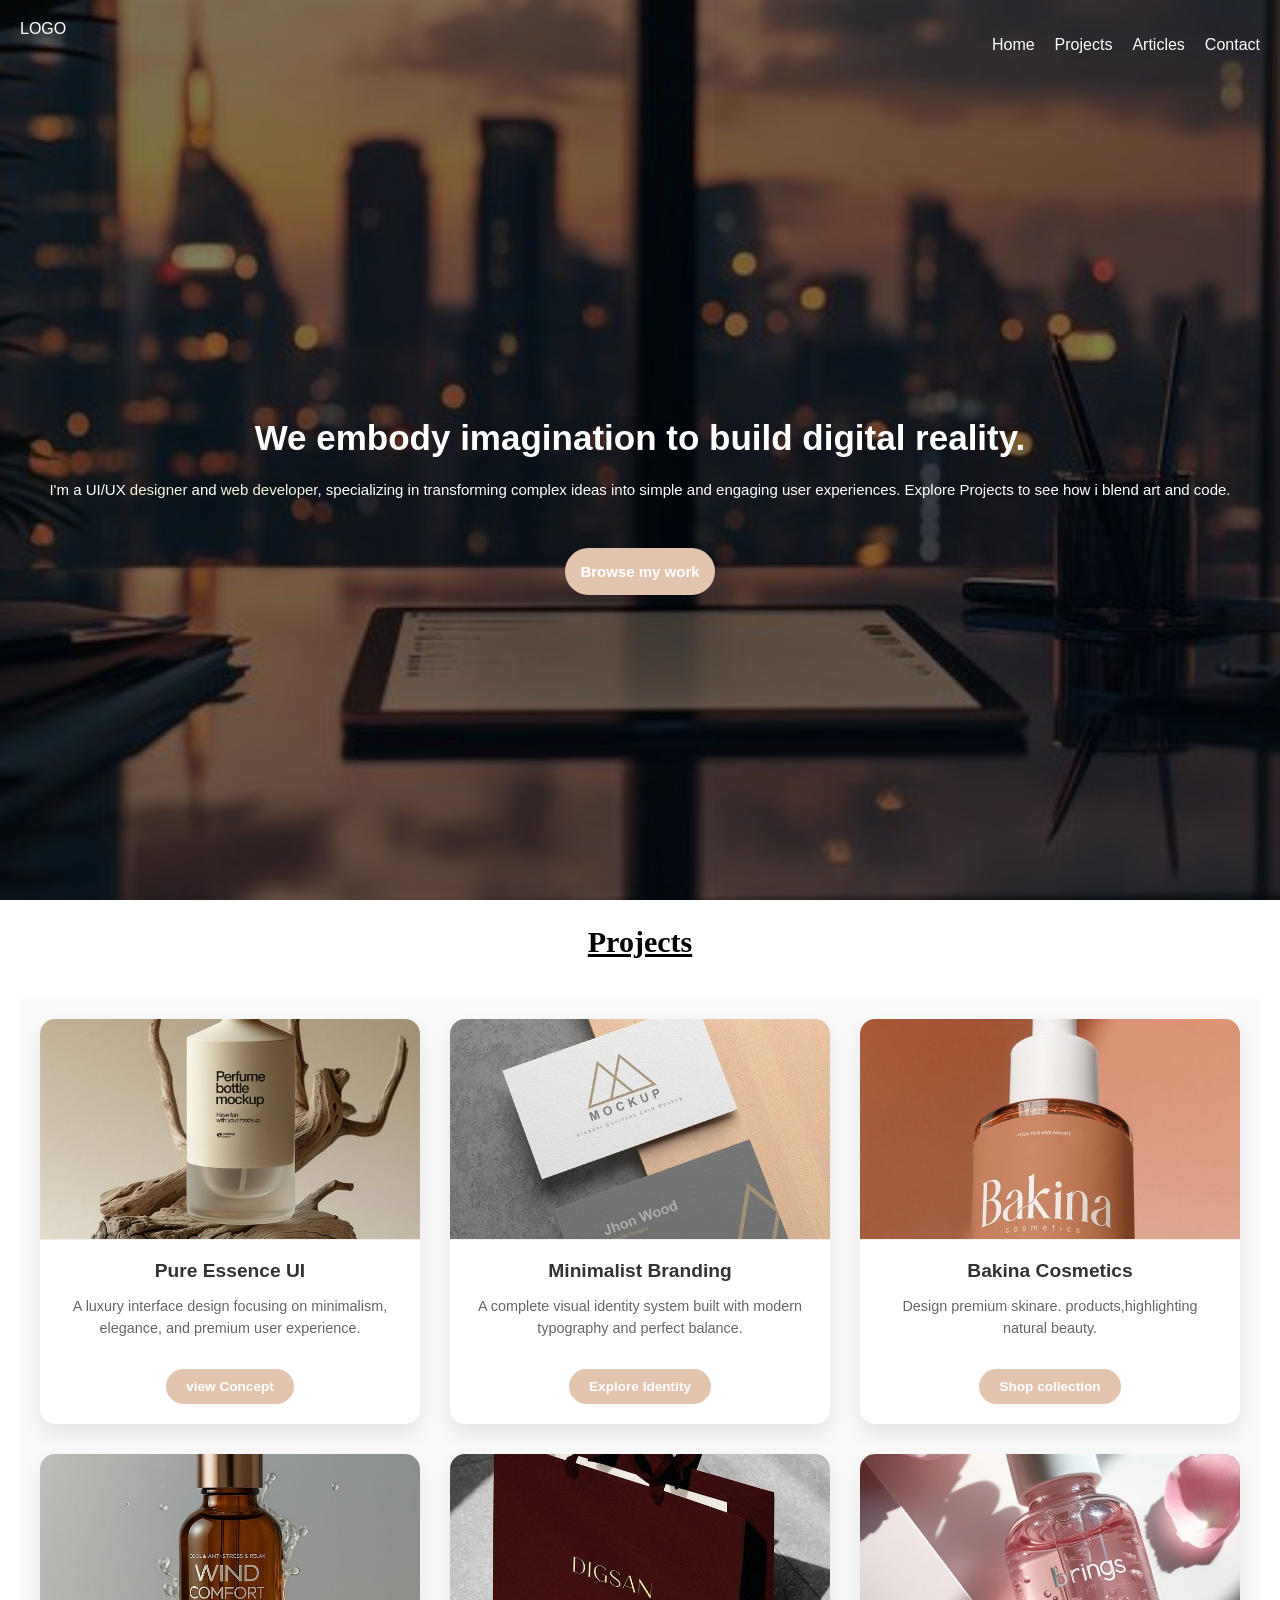
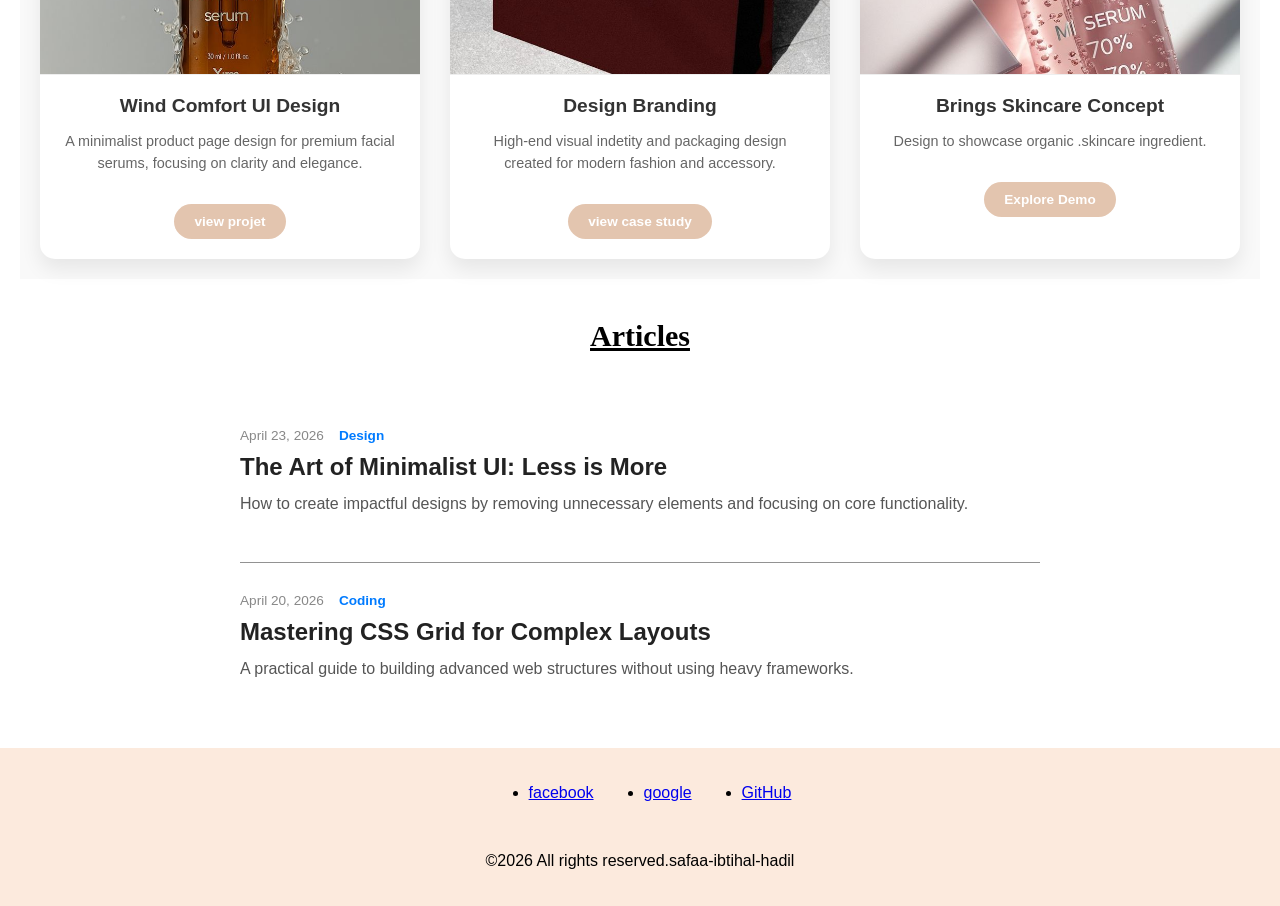
<file: index.html>
<!DOCTYPE html>
<html lang="en">
    <head>
        <title>mini web site:portfolio page.</title>
        <meta charset="UTF-8">
        <meta name="viewport" content="width=device-width, initial-scale=1.0">
        <link rel="stylesheet" href="stylews.css">
    </head>
    <body>
<!--start header-->
<header>
    <nav>
        <div class="logo">LOGO</div>
        <ul>
            <li><a href="#Home">Home</a></li>
            <li><a href="#projects">Projects</a></li>
            <li><a href="#Articles">Articles</a></li>
            <li><a href="#">Contact</a></li>
        </ul>
    </nav>
    <div class="content">
        <h1>We embody imagination to build digital reality. </h1>
        <p>I'm a UI/UX <span>designer</span> and <span>web developer</span>, specializing in transforming
           complex ideas into simple and engaging user experiences. Explore Projects
           to see how i blend art and code.
        </p>
        <a href="#" class="btn-project">Browse my work</a>
    </div>
</header>
<!--end header-->
<!--start main-->
<main>
    <section id="projects">
        <h2>Projects</h2>
        <div class="container">
            <article class="project-card">
                <div class="project-img">
                    <img src="./s.jpg" alt="perfume bottle mockup UI design">
                </div>
                <div class="project-content">
                    <h3>Pure Essence UI</h3>
                    <p>A luxury interface design focusing on minimalism,
                        elegance, and premium user experience.
                    </p>
                    <a href="#" class="btn-project">view Concept</a>
                </div>
            </article>
            <article class="project-card">
                <div class="project-img">
                    <img src="./h.jpg" alt="Elegent branding and buisness card layout design">
                </div>
                <div class="project-content">
                    <h3>Minimalist Branding</h3>
                    <p>A complete visual identity system built with modern 
                        typography and perfect balance.
                    </p>
                    <a href="#" class="btn-project">Explore Identity</a>
                </div>
            </article>
            <article class="project-card">
                <div class="project-img">
                    <img src="./f.jpg" alt="Modern nd fresh product landing page design for a drink">
                </div>
                <div class="project-content">
                    <h3>Bakina Cosmetics</h3>
                    <p>Design premium skinare.
                        products,highlighting natural beauty.
                    </p>
                    <a href="#" class="btn-project">Shop collection</a>
                </div>
            </article>
            <article class="project-card">
                <div class="project-img">
                    <img src="./e.jpg" alt="premium dark glass serum bottle with water splashes for wind comfort skincare brandig">
                </div>
                <div class="project-content">
                    <h3>Wind Comfort UI Design</h3>
                    <p>A minimalist product page design for premium
                        facial serums, focusing on clarity and elegance.
                    </p>
                    <a href="#" class="btn-project">view projet</a>
                </div>
            </article>
            <article class="project-card">
                <div class="project-img">
                    <img src="./p.jpg" alt="Luxury black shopping bag with gold design logo on a textured surface">
                </div>
                <div class="project-content">
                    <h3>Design Branding</h3>
                    <p>High-end visual indetity and packaging design created for modern
                        fashion and accessory.
                    </p>
                    <a href="#" class="btn-project">view case study</a>
                </div>
            </article>
            <article class="project-card">
                <div class="project-img">
                    <img src="./k.jpg" alt="Aesthetic pink serum bottle with water droplests and rose petals for skincare landing page design">
                </div>
                <div class="project-content">
                    <h3>Brings Skincare Concept</h3>
                    <p>Design to showcase organic .skincare ingredient.
                    </p>
                    <a href="#" class="btn-project">Explore Demo</a>
                </div>
            </article>
        </div>
    </section>
    <section id="Articles">
    <h2 class="section-title">Articles</h2>
    <div class="articles-list">
        <article class="article-item">
            <div class="article-meta">
                <span class="date">April 23, 2026</span>
                <span class="tag">Design</span>
            </div>
            <a href="#" class="article-link">
                <h3>The Art of Minimalist UI: Less is More</h3>
            </a>
            <p>How to create impactful designs by removing unnecessary elements and focusing on core functionality.</p>
        </article>

        <article class="article-item">
            <div class="article-meta">
                <span class="date">April 20, 2026</span>
                <span class="tag">Coding</span>
            </div>
            <a href="#" class="article-link">
                <h3>Mastering CSS Grid for Complex Layouts</h3>
            </a>
            <p>A practical guide to building advanced web structures without using heavy frameworks.</p>
        </article>
    </div>
</section>
</main>
<!--end main-->
<!--start footer-->
<footer>
    <div class="links">
        <ul>
            <li><a href="#facebook">facebook</a></li>
            <li><a href="#google">google</a></li>
            <li><a href="#GitHub">GitHub</a></li>
        </ul>
    </div>
     <p>&copy;2026 All rights reserved.safaa-ibtihal-hadil</p>
</footer>
<!--enf footer-->
    </body>
</html>
</file>
<file: stylews.css>
@charset "UTF-8"
*{
    margin: 0;
    padding: 0;
    box-sizing: border-box;
}
body {
    margin: 0;
    padding: 0;
    width: 100%;
    font-family: Arial, sans-serif;
}

/*--header-- */
header {
    min-height: 100vh;
    background-image: url('b.jpg');
    background-repeat: no-repeat;
    background-size: cover;
    background-position: center;
    position: relative;
    color: white;
    display: flex;
    flex-direction: column;
}

header::after {
    content: "";
    position: absolute;
    inset: 0;
    background: rgba(0,0,0,0.5);
}

nav {
    position: relative;
    z-index: 2;
    display: flex;
    justify-content: space-between;
    padding: 20px ;
}

nav ul {
    display: flex;
    list-style: none;
    gap: 20px;
     transition: 0.3s;
}
nav ul :hover{
    text-decoration: underline;
}

nav a {
    color: white;
    text-decoration: none;
    text-transform: capitalize;
}

/* hero */
.content {
    position: relative;
    z-index: 2;
    text-align: center;
    /* هذا التعديل سيجعل المحتوى يتوسط الصفحة عمودياً دون تداخل */
    margin: auto; 
    padding: 40px 20px;
    /* حذفنا الـ top والـ transform لأننا استخدمنا Flexbox في الهيدر */
}

.content h1 {
    font-size: 35px;
}
.content p{
    font-size: 15px;
}
.content span{
    color: beige;
}
.content .btn-project{
    display: inline-block;
    margin-top: 35px;
    border-radius: 50px;
    background-color:#E3C5AF;
    padding: 15px 15px;
    text-decoration: none;
    font-size: 15px;
   color: white;
   transition: 0.3s;
}
.content .btn-project:hover{
    background-color:#b39884;
}
/*--main--*/
/* Container: ينسق الكروت بجانب بعضها البعض */
h2{
    text-align: center;
    text-decoration:underline;
    font-family:initial;
    font-size: 30px;
    font-weight: bold;
    
}
.container {
    width: 100%;
    max-width: 1200px;
    margin: 40px auto;
    display: flex;
    flex-direction: row;
    flex-wrap: wrap;
    gap: 30px; /* زيادة المسافة قليلاً لراحة العين */
    justify-content: center;
    padding: 20px;
    background-color: #f9f9f9; /* خلفية فاتحة جداً لإبراز الكروت */
}

.project-card {
    flex: 1 1 calc(33.333% - 30px); /* عرض يسمح بـ 3 كروت في السطر للشاشات الكبيرة */
    min-width: 300px;
    max-width: 380px;
    background-color: #fff;
    display: flex;
    flex-direction: column;
    border-radius: 15px; /* زوايا أكثر انحناءً لتبدو عصرية */
    overflow: hidden;
    /* إضافة ظل ناعم ليظهر الكرت بارزاً كما في الصورة */
    box-shadow: 0 10px 20px rgba(0,0,0,0.08); 
    transition: transform 0.3s ease; /* تأثير عند تمرير الماوس */
}

.project-card:hover {
    transform: translateY(-5px); /* يرتفع الكرت قليلاً عند تمرير الماوس */
}

.project-img img {
    width: 100%;
    height: 220px; /* ارتفاع متناسق للصور */
    object-fit: cover;
    display: block;
    border-bottom: 1px solid #eee;
}

.project-content {
    padding: 20px;
    text-align: center; /* توسيط النص ليعطي مظهر "البروفايل" */
}

.project-content h3 {
    margin: 0 0 10px;
    font-size: 1.2rem;
    color: #333;
}

.project-content p {
    color: #666;
    font-size: 0.9rem;
    line-height: 1.5;
}

.btn-project {
    display: inline-block;
    margin-top: 15px;
    padding: 10px 20px;
    text-decoration: none;
    background-color: #E3C5AF; /* لون أزرق احترافي */
    color: white;
    border-radius: 25px; /* زر دائري الحواف */
    font-weight: bold;
    font-size: 0.85rem;
     transition: 0.3s;
}
.btn-project:hover{
    background-color:#b39884;
}
.articles-list {
    max-width: 800px; /* المقالات بدون صور تبان أحسن كي تكون في حاوية ضيقة */
    margin: 0 auto;
    padding: 20px;
}

.article-item {
    padding: 30px 0;
    border-bottom: 1px solid #929292; /* خط فاصل بين المقالات */
    transition: all 0.3s ease;
}

.article-item:last-child {
    border-bottom: none;
}

.article-meta {
    display: flex;
    gap: 15px;
    font-size: 0.85rem;
    color: #888;
    margin-bottom: 10px;
}

.tag {
    color: #007bff; /* لون مميز للتصنيف */
    font-weight: 600;
}

.article-link {
    text-decoration: none;
    color: #222;
}

.article-item h3 {
    font-size: 1.5rem;
    margin: 10px 0;
    transition: color 0.3s;
}

.article-item:hover h3 {
    color: #007bff; /* يتبدل اللون كي تحطي الماوس */
}

.article-item p {
    color: #555;
    line-height: 1.6;
    margin-top: 10px;
}
/*footer*/
footer{
    background-color:#fceadd;
    padding: 20px;
}
footer ul{
   display: flex;
   gap:50px;
   justify-content:center;
   text-decoration:none;
}
footer p{
    text-align: center;
   margin-top: 50px
}
/* تنسيقات الأجهزة اللوحية والهواتف */
@media (max-width: 768px) {
    
    /* جعل القائمة العلوية تترتب عمودياً */
    nav {
        flex-direction: column;
        align-items: center;
        padding: 20px;
        gap: 15px;
    }

    nav ul {
        padding: 0;
        gap: 10px;
        font-size: 14px;
    }

    /* تصغير حجم العناوين لتناسب الشاشة الصغيرة */
    .content h1 {
        font-size: 26px;
    }

    /* جعل الكروت (Projects) تأخذ العرض الكامل وتترتب فوق بعضها */
    .project-card {
        flex: 1 1 100%;
        max-width: 100%;
    }

    /* تعديل الـ Footer */
    footer ul {
        flex-direction: column;
        align-items: center;
        gap: 10px;
    }
}

/* للهواتف الصغيرة جداً (أقل من 480 بكسل) */
@media (max-width: 480px) {
    .content .btn-project {
        padding: 10px 20px;
        font-size: 14px;
    }
    
    .container {
        padding: 10px;
    }
}
</file>
